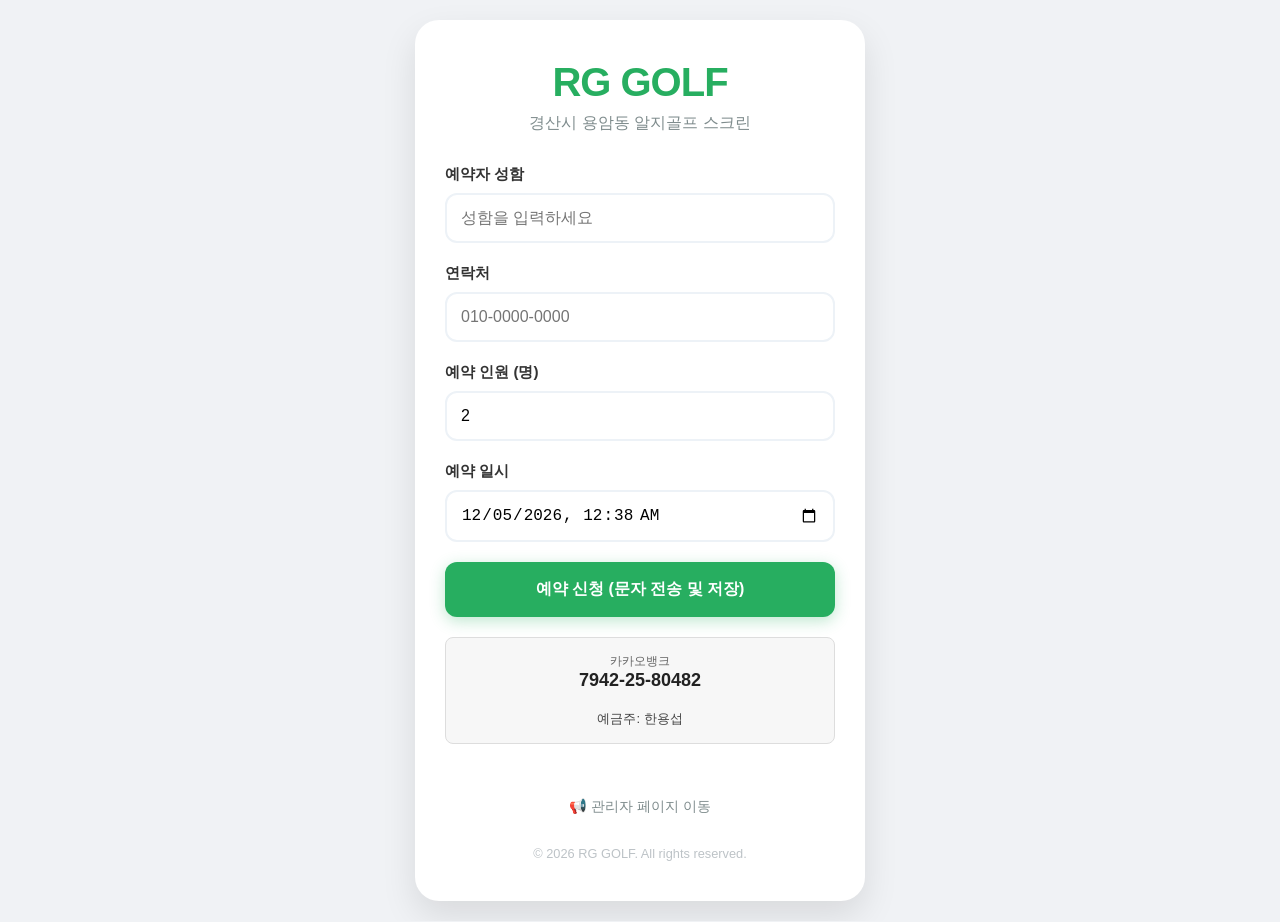
<file: index.html>
<!DOCTYPE html>
<html lang="ko">
<head>
    <meta charset="UTF-8">
    <meta name="viewport" content="width=device-width, initial-scale=1.0">
    <meta http-equiv="Cache-Control" content="no-cache, no-store, must-revalidate">
    <title>알지골프 - 실시간 예약 시스템</title>
    <link rel="stylesheet" href="style.css?v=20260714">
</head>
<body>
    <div class="booking-container">
        <header>
            <h1>RG GOLF</h1>
            <p>경산시 용암동 알지골프 스크린</p>
        </header>

        <section class="booking-form">
            <div class="input-group">
                <label for="userName">예약자 성함</label>
                <input type="text" id="userName" placeholder="성함을 입력하세요" required>
            </div>
            <div class="input-group">
                <label for="userPhone">연락처</label>
                <input type="tel" id="userPhone" placeholder="010-0000-0000" required>
            </div>
            <div class="input-group">
                <label for="userCount">예약 인원 (명)</label>
                <input type="number" id="userCount" min="1" max="20" value="2" required>
            </div>
            <div class="input-group">
                <label for="bookingTime">예약 일시</label>
                <input type="datetime-local" id="bookingTime" required>
            </div>
            
            <div class="button-group">
                <button type="button" onclick="handleBooking()" class="btn-primary" style="width:100%; padding:15px; font-size:16px; font-weight:bold; cursor:pointer;">
                    예약 신청 (문자 전송 및 저장)
                </button>
            </div>

            <div class="account-box" style="margin-top:20px; background:#f7f7f7; padding:15px; border-radius:8px; border:1px solid #ddd; text-align:center;">
                <span class="bank-label" style="display:block; font-size:12px; color:#666;">카카오뱅크</span>
                <strong id="accountNum" style="font-size:18px; color:#222;">7942-25-80482</strong><br>
                <span class="account-holder" style="font-size:13px; color:#444;">예금주: 한용섭</span>
            </div>

            <a id="hiddenTelLink" href="tel:0538178800" style="display:none;"></a>
            
            <br>
            <a href="admin.html" class="btn-admin-link">📢 관리자 페이지 이동</a>
        </section>

        <footer>
            <p>© 2026 RG GOLF. All rights reserved.</p>
        </footer>
    </div>

    <!-- 모달 창 -->
    <div id="modal" class="modal-overlay" style="display:none;">
        <div class="modal-content">
            <div class="modal-header">
                <h3 style="margin-top:0;">예약 신청 확인</h3>
            </div>
            <div class="modal-body">
                <p class="status-msg">신청이 접수되었습니다.<br>확정을 위해 입금해 주시거나<br>아래 버튼을 눌러 문자를 발송해주세요.</p>
                
                <div class="account-box">
                    <span class="bank-label" style="display:block; font-size:12px; color:#666;">카카오뱅크</span>
                    <strong style="font-size:18px; color:#222;">7942-25-80482</strong><br>
                    <span class="account-holder" style="font-size:13px; color:#444;">예금주: 한용섭</span>
                </div>
                
                <div class="price-info">
                    <span>이용 금액(기본):</span>
                    <strong class="price">20,000원</strong>
                </div>

                <div class="button-group">
                    <button onclick="copyAccount()" class="btn-action copy">사전입금 및 문자발송</button>
                    <button onclick="handleLaterPay()" class="btn-action later">나중에 입금 (사후결제)</button>
                    <button onclick="closeModal()" class="btn-action close">창 닫기</button>
                </div>
            </div>
        </div>
    </div>

    <script src="script.js?v=20260714"></script>
</body>
</html>
</file>
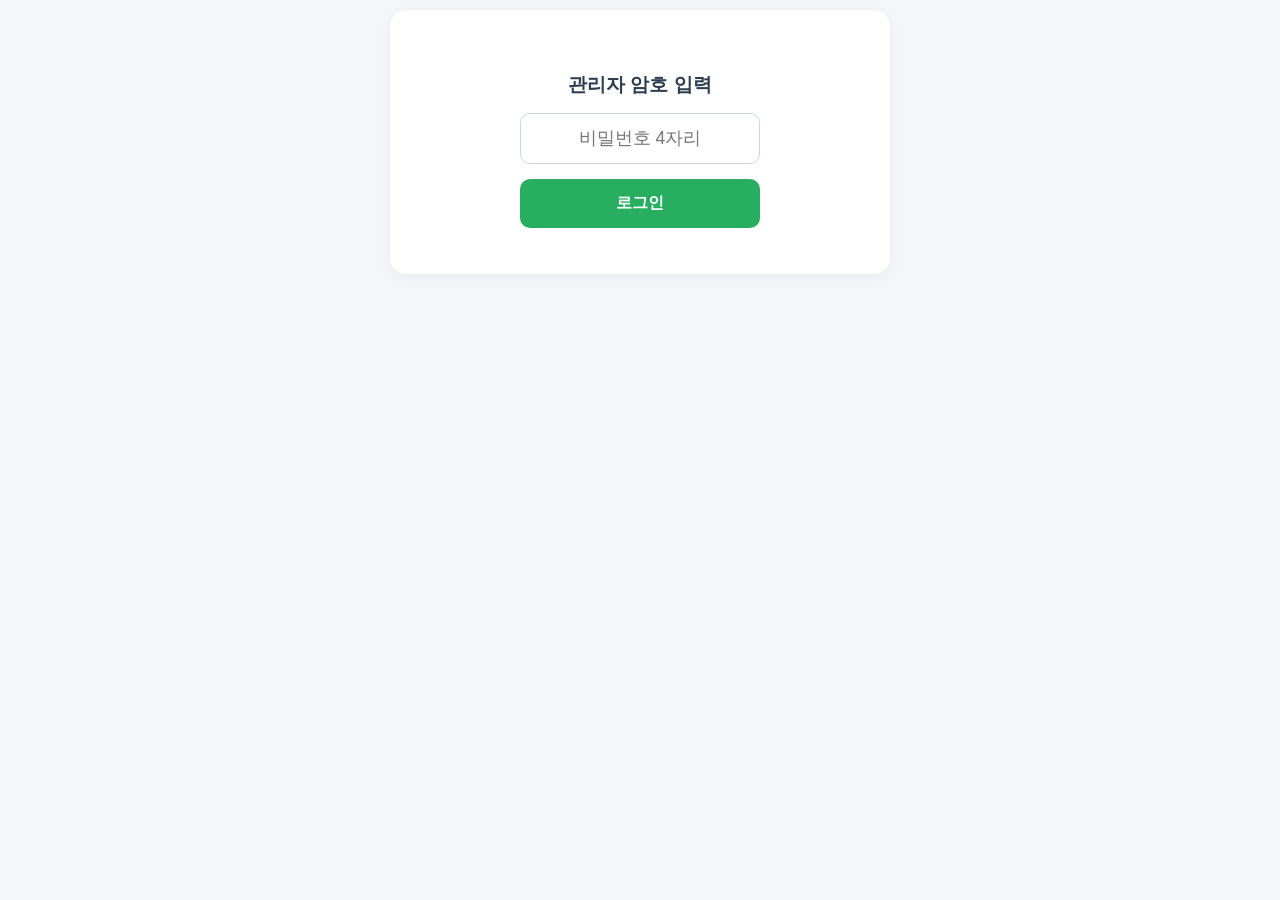
<file: admin.html>
<!DOCTYPE html>
<html lang="ko">
<head>
    <meta charset="UTF-8">
    <link rel="icon" href="data:;base64,iVBORw0KGgoAAAANSUhEUgAAAAEAAAABCAYAAAAfFcSJAAAADUlEQVR42mNk+M9QDwADhgGAWjR9awAAAABJRU5ErkJggg==">
    <meta name="viewport" content="width=device-width, initial-scale=1.0, maximum-scale=1.0, user-scalable=no">
    <meta http-equiv="Cache-Control" content="no-cache, no-store, must-revalidate">
    <meta http-equiv="Pragma" content="no-cache">
    <meta http-equiv="Expires" content="0">
    <title>알지골프 - 구글시트 관리자 시스템</title>
    <style>
        * { box-sizing: border-box; }
        body { 
            font-family: -apple-system, BlinkMacSystemFont, 'Apple SD Gothic Neo', 'Malgun Gothic', sans-serif; 
            background: #f5f6fa; 
            margin: 0; 
            padding: 10px; 
            color: #2c3e50;
        }
        .admin-wrap { 
            max-width: 500px; 
            margin: 0 auto; 
            background: white; 
            padding: 16px; 
            border-radius: 16px; 
            box-shadow: 0 4px 15px rgba(0,0,0,0.05); 
        }
        h1 { 
            color: #2c3e50; 
            font-size: 1.25rem; 
            text-align: center; 
            margin: 10px 0 20px 0; 
            border-bottom: 2px solid #27ae60; 
            padding-bottom: 10px; 
        }
        
        #loginBox { text-align: center; padding: 30px 10px; }
        #loginBox h2 { font-size: 1.2rem; margin-bottom: 15px; }
        #loginBox input { 
            padding: 14px; 
            font-size: 1.1rem; 
            width: 100%; 
            max-width: 240px; 
            border-radius: 10px; 
            border: 1px solid #cbd5e0; 
            text-align: center; 
            margin-bottom: 15px; 
        }
        #loginBox button { 
            background: #27ae60; 
            color: white; 
            border: none; 
            padding: 14px; 
            width: 100%;
            max-width: 240px;
            border-radius: 10px; 
            font-weight: bold; 
            font-size: 1rem;
            cursor: pointer; 
        }
        
        #mainDashboard { display: none; }
        
        .insert-box { 
            background: #e8f4fd; 
            padding: 14px; 
            border-radius: 12px; 
            margin-bottom: 15px; 
            display: flex; 
            flex-direction: column; 
            gap: 10px; 
            border: 1px solid #bee3f8; 
        }
        .insert-box h3 { margin: 0 0 5px 0; font-size: 0.95rem; color: #2b6cb0; }
        .form-grid { display: flex; flex-direction: column; gap: 8px; }
        .form-row { display: flex; gap: 8px; }
        .form-row input, .form-row select { flex: 1; min-width: 0; }
        
        input[type="date"], input[type="text"], input[type="tel"], select { 
            width: 100%;
            padding: 12px; 
            border: 1px solid #cbd5e0; 
            border-radius: 8px; 
            font-size: 0.9rem; 
            background-color: #fff;
            -webkit-appearance: none;
        }

        .btn-insert { 
            background: #2b6cb0; 
            color: white; 
            border: none; 
            padding: 14px; 
            border-radius: 8px; 
            cursor: pointer; 
            font-weight: bold; 
            font-size: 0.95rem; 
            margin-top: 4px;
        }

        .settlement-box { background: #fff3cd; padding: 14px; border-radius: 12px; margin-bottom: 15px; border-left: 4px solid #ffc107; }
        .settlement-box h3 { margin: 0 0 10px 0; font-size: 0.95rem; color: #856404; }
        .settlement-controls { display: flex; gap: 8px; }
        .btn-settlement { flex: 1; background: #28a745; color: white; border: none; padding: 10px; border-radius: 8px; cursor: pointer; font-weight: bold; font-size: 0.85rem; }
        .last-settlement-info { background: #f0f0f0; padding: 8px 10px; border-radius: 6px; margin-top: 8px; font-size: 0.8rem; color: #333; }

        .filter-box { background: #edf2f7; padding: 14px; border-radius: 12px; margin-bottom: 15px; display: flex; flex-direction: column; gap: 10px; }
        .date-inputs { display: flex; align-items: center; gap: 6px; }
        .date-inputs label { font-size: 0.8rem; font-weight: bold; color: #4a5568; white-space: nowrap; }
        .date-inputs input[type="date"] { flex: 1; padding: 10px; font-size: 0.85rem; }
        
        .btn-search { background: #27ae60; color: white; border: none; padding: 12px; border-radius: 8px; cursor: pointer; font-weight: bold; font-size: 0.95rem; width: 100%; }
        
        .counter-box { display: flex; justify-content: space-between; background: #f8f9fa; padding: 10px 12px; border-radius: 8px; margin: 10px 0; font-size: 0.85rem; border: 1px dashed #cbd5e0; }
        .counter-item { font-weight: bold; color: #2d3748; }
        .counter-item span { color: #e53e3e; font-size: 1rem; }
        .counter-item .total-people { color: #2b6cb0; font-size: 1rem; }
        
        .card-list { display: flex; flex-direction: column; gap: 10px; }
        .card { background: #fff; border: 1px solid #e1e8ed; padding: 12px 14px; border-radius: 10px; box-shadow: 0 2px 5px rgba(0,0,0,0.02); }
        .card.settled { border-left: 4px solid #28a745; background: #f0fdf4; }
        .card-header { display: flex; justify-content: space-between; font-weight: bold; border-bottom: 1px solid #f1f2f6; padding-bottom: 6px; margin-bottom: 6px; font-size: 0.9rem; }
        .card-time { color: #27ae60; }
        .card-body p { margin: 6px 0; font-size: 0.88rem; }
        
        .controls { display: flex; gap: 6px; margin-top: 8px; padding-top: 8px; border-top: 1px dashed #edf2f7; }
        .btn-sms { background: #f39c12; color: white; border: none; padding: 8px; border-radius: 6px; cursor: pointer; font-size: 0.8rem; font-weight: bold; width: 100%; }
        
        .btn-back { display: block; text-align: center; margin-top: 20px; color: #95a5a6; text-decoration: none; font-size: 0.85rem; padding: 10px; }
        .btn-excel { background: #1f7246; color: white; border: none; padding: 12px; border-radius: 8px; cursor: pointer; font-weight: bold; font-size: 0.9rem; width: 100%; margin-bottom: 12px; }
        .btn-sheet-view { background: #4285F4; color: white; border: none; padding: 12px; border-radius: 8px; cursor: pointer; font-weight: bold; font-size: 0.9rem; width: 100%; margin-bottom: 12px; }
        
        .settlement-records-box { background: #f8f9fa; padding: 12px; border-radius: 12px; margin-bottom: 15px; border: 1px solid #dee2e6; }
        .settlement-records-box h3 { margin: 0 0 8px 0; font-size: 0.9rem; color: #343a40; }
        .settlement-record-card { background: white; border: 1px solid #dee2e6; border-left: 4px solid #28a745; border-radius: 8px; padding: 10px; margin-bottom: 6px; font-size: 0.8rem; }
        .sr-row { display: flex; justify-content: space-between; margin-bottom: 4px; align-items: center; }
        .sr-label { color: #666; }
        .sr-value { font-weight: bold; color: #2d3748; }
    </style>
</head>
<body>

<div class="admin-wrap">
    <!-- 로그인 박스 -->
    <div id="loginBox">
        <h2>관리자 암호 입력</h2>
        <input type="password" id="adminPassword" placeholder="비밀번호 4자리" maxlength="4" pattern="\d*">
        <br>
        <button onclick="checkPassword()">로그인</button>
    </div>

    <!-- 대시보드 메인 -->
    <div id="mainDashboard">
        <h1>알지골프 예약 관리자</h1>
        
        <!-- 수동 데이터 추가 입력 -->
        <div class="insert-box">
            <h3>➕ 누락 예약 수동 등록 (구글시트 저장)</h3>
            <div class="form-grid">
                <div class="form-row">
                    <input type="text" id="insName" placeholder="예약자명">
                    <input type="tel" id="insPhone" placeholder="연락처(숫자만)">
                </div>
                <div class="form-row">
                    <input type="date" id="insDate">
                    <input type="text" id="insTime" placeholder="시간 (예: 14:30)">
                </div>
                <div class="form-row">
                    <input type="text" id="insCount" placeholder="인원수 (예: 4)">
                    <select id="insStatus">
                        <option value="대기중">대기중</option>
                        <option value="예약확정">예약확정</option>
                        <option value="미입금">미입금</option>
                        <option value="취소건">취소건</option>
                        <option value="정산완료">정산완료</option>
                    </select>
                </div>
            </div>
            <button onclick="insertReservationToSheet()" id="btnInsertSubmit" class="btn-insert">구글 시트에 즉시 저장</button>
        </div>

        <!-- 정산 관리 -->
        <div class="settlement-box">
            <h3>💰 게임비 정산 관리</h3>
            <div class="settlement-controls">
                <button onclick="openSettlementModal()" class="btn-settlement">📋 정산완료 기록</button>
                <button onclick="resetSettlementDate()" class="btn-settlement" style="background: #dc3545;">🔄 초기화</button>
            </div>
            <div id="settlementInfo" class="last-settlement-info">
                최근 정산: <span id="lastSettlementDate" style="font-weight: bold; color: #28a745;">기록 없음</span>
            </div>
        </div>

        <!-- 정산 내역 -->
        <div class="settlement-records-box">
            <h3>📑 최근 정산 내역</h3>
            <div id="settlementRecordsList"><p style="text-align:center;color:#95a5a6;padding:10px;">기록 없음</p></div>
        </div>

        <!-- 데이터 검색 및 조회 -->
        <div class="filter-box">
            <div class="date-inputs">
                <label>시작</label>
                <input type="date" id="startDate">
                <label>종료</label>
                <input type="date" id="endDate">
            </div>
            <button onclick="fetchData()" class="btn-search">🔍 구글시트 조회</button>
            <button onclick="fetchDataAfterSettlement()" class="btn-search" style="background: #17a2b8;">📊 최근 정산 이후 조회</button>
        </div>

        <!-- 카운터 표시 -->
        <div class="counter-box">
            <div class="counter-item">조회 건수: <span id="totalCount">0</span>건</div>
            <div class="counter-item">총 인원: <span id="totalPeople" class="total-people">0</span>명</div>
        </div>

        <button onclick="openGoogleSheet()" class="btn-sheet-view">📊 구글시트 보기</button>
        <button onclick="exportToExcel()" class="btn-excel">📥 현재 조회 목록 CSV 다운로드</button>

        <!-- 예약 카드 목록 -->
        <div class="card-list" id="dataList"></div>
        
        <a href="index.html" class="btn-back">⬅ 메인 예약화면 이동</a>
    </div>
</div>

<script>
    const GOOGLE_SHEET_URL = "https://script.google.com/macros/s/AKfycbxbvm2m3U9F1gmSee8gg-BMuApUDta1pLUoVQt9V6h0MipamOkPh71gqMQWCPGjqzF7bA/exec";
    // 구글 스프레드시트 원본 보기 주소 (필요시 실제 시트 주소로 교체 가능)
    const GOOGLE_SHEET_VIEW_URL = "https://docs.google.com/spreadsheets/d/1EEnOkCE1tUsroIRGY7UiQly93b0YA7Cn5YBELaGt5Z0/edit?gid=0#gid=0/";
    
    let currentFetchedData = []; 
    let cachedSheetData = []; 
    const BANK_ACCOUNT = "카카오뱅크 7942-25-80482 (예금주: 한용섭)";
    const SETTLEMENT_KEY = "lastSettlementDate";
    const SETTLEMENT_RECORDS_KEY = "settlementRecords";

    function getLocalDateStr(date) {
        const d = date || new Date();
        const yyyy = d.getFullYear();
        const mm = String(d.getMonth() + 1).padStart(2, '0');
        const dd = String(d.getDate()).padStart(2, '0');
        return `${yyyy}-${mm}-${dd}`;
    }

    function checkPassword() {
        const inputPw = document.getElementById('adminPassword').value;
        if (inputPw === "1806") {
            document.getElementById('loginBox').style.display = 'none';
            document.getElementById('mainDashboard').style.display = 'block';
            initDates();
            displayLastSettlementDate();
            displaySettlementRecords();
            fetchData(); 
        } else {
            alert("암호가 일치하지 않습니다.");
            document.getElementById('adminPassword').value = "";
        }
    }

    function initDates() {
        const today = new Date();
        const oneMonthAgo = new Date();
        oneMonthAgo.setMonth(today.getMonth() - 1);

        document.getElementById('endDate').valueAsDate = today;
        document.getElementById('startDate').valueAsDate = oneMonthAgo;
        document.getElementById('insDate').valueAsDate = today; 
    }

    function fetchData() {
        const start = document.getElementById('startDate').value;
        const end = document.getElementById('endDate').value;

        if (!start || !end) {
            alert("조회 날짜를 선택해주세요.");
            return;
        }

        const callbackName = 'jsonp_callback_' + Math.round(100000 * Math.random());
        
        window[callbackName] = function(data) {
            delete window[callbackName];
            const scriptEl = document.getElementById(callbackName);
            if (scriptEl) scriptEl.remove();

            try {
                cachedSheetData = Array.isArray(data) ? data : [];
                processAndRenderData(start, end, cachedSheetData);
            } catch (error) {
                console.error("데이터 파싱 실패:", error);
                alert("데이터 분석 중 오류가 발생했습니다.");
            }
        };

        const script = document.createElement('script');
        script.id = callbackName;
        script.src = `${GOOGLE_SHEET_URL}?callback=${callbackName}&_=${Date.now()}`;
        script.onerror = function() {
            delete window[callbackName];
            script.remove();
            alert("구글시트 데이터를 불러오지 못했습니다. GAS 배포 상태를 확인해주세요.");
        };

        document.body.appendChild(script);
    }

    function processAndRenderData(start, end, rawData) {
        const parsedData = rawData.map(item => {
            let name = item.name || item.Name || item["예약자명"] || item["이름"] || "무명";
            let phone = item.phone || item.Phone || item["연락처"] || item["전화번호"] || "-";
            let timeStr = item.time || item.Time || item.createdAt || item["시간"] || "";
            let count = item.count || item.Count || item["인원수"] || item["인원"] || "1명";
            let status = item.status || item.Status || item["상태"] || "대기중";

            let datePart = "";
            if (timeStr) {
                let match = String(timeStr).match(/\d{4}-\d{2}-\d{2}/);
                datePart = match ? match[0] : (String(timeStr).substring(0, 10));
            }
            if (!datePart || datePart.length < 10) {
                datePart = item.createdAt ? String(item.createdAt).substring(0, 10) : getLocalDateStr();
            }

            return {
                name: name,
                phone: phone,
                time: timeStr || datePart,
                count: count,
                status: status,
                createdAt: datePart
            };
        });

        const filteredData = parsedData.filter(item => item.createdAt >= start && item.createdAt <= end);
        filteredData.sort((a, b) => new Date(String(b.time).replace(/-/g, '/')) - new Date(String(a.time).replace(/-/g, '/')));
        
        currentFetchedData = filteredData;
        renderList(filteredData);
    }

    async function insertReservationToSheet() {
        const name = document.getElementById('insName').value.trim();
        const phone = document.getElementById('insPhone').value.trim();
        const time = document.getElementById('insTime').value.trim();
        let count = document.getElementById('insCount').value.trim();
        const status = document.getElementById('insStatus').value;
        const dateVal = document.getElementById('insDate').value;

        if (!name || !phone || !time || !count || !dateVal) {
            alert("모든 빈칸 항목을 입력해주세요.");
            return;
        }

        if (!count.includes('명')) count = count + "명";

        const btn = document.getElementById('btnInsertSubmit');
        btn.disabled = true;
        btn.innerText = "전송 중...";

        const payload = {
            name: name,
            phone: phone.replace(/[^0-9]/g, ''),
            count: count,
            time: `${dateVal} ${time}`,
            status: status,
            createdAt: new Date().toISOString()
        };

        try {
            await fetch(GOOGLE_SHEET_URL, {
                method: "POST",
                mode: "no-cors",
                headers: { "Content-Type": "application/json" },
                body: JSON.stringify(payload)
            });

            alert(`[${name}]님 예약 자료 전송 완료!`);
            document.getElementById('insName').value = "";
            document.getElementById('insPhone').value = "";
            document.getElementById('insTime').value = "";
            document.getElementById('insCount').value = "";
            
            setTimeout(() => { fetchData(); }, 1000);
        } catch (error) {
            alert("구글 시트 전송 실패: " + error.message);
        } finally {
            btn.disabled = false;
            btn.innerText = "구글 시트에 즉시 저장";
        }
    }

    function renderList(data) {
        const container = document.getElementById('dataList');
        container.innerHTML = "";
        
        document.getElementById('totalCount').innerText = data.length;

        let totalPeopleSum = 0;
        data.forEach(item => {
            if (item.count) {
                const num = parseInt(item.count.toString().replace(/[^0-9]/g, ""), 10);
                if (!isNaN(num)) totalPeopleSum += num;
            }
        });
        document.getElementById('totalPeople').innerText = totalPeopleSum;

        if (data.length === 0) {
            container.innerHTML = "<p style='text-align:center;color:#95a5a6;padding:30px;font-size:0.9rem;'>조회 조건에 해당하는 내역이 없습니다.</p>";
            return;
        }

        data.forEach(item => {
            const isSettled = item.status === "정산완료";
            const cardClass = isSettled ? "card settled" : "card";
            const statusBadge = isSettled 
                ? `<span style="background:#28a745; color:white; padding:2px 6px; border-radius:4px; font-size:0.75rem;">✅ 정산완료</span>` 
                : `<span style="font-weight:bold; color:#2b6cb0;">[${item.status}]</span>`;
            
            container.innerHTML += `
                <div class="${cardClass}">
                    <div class="card-header">
                        <span class="card-time">⏰ ${item.time}</span>
                        ${statusBadge}
                    </div>
                    <div class="card-body">
                        <p><strong>예약자:</strong> ${item.name} (${item.count})</p>
                        <p><strong>연락처:</strong> <a href="tel:${item.phone}" style="color:#2980b9; text-decoration:none;">${item.phone}</a></p>
                        <div class="controls">
                            <button onclick="sendUnpaidSms('${item.name}', '${item.phone}')" class="btn-sms">💬 미입금 안내 문자 발송</button>
                        </div>
                    </div>
                </div>
            `;
        });
    }

    function sendUnpaidSms(name, phone) {
        const message = `[알지골프] 안녕하세요 ${name}님, 예약 건에 대해 입금 확인 부탁드립니다.\n■ 계좌: ${BANK_ACCOUNT}`;
        window.location.href = `sms:${phone}?body=${encodeURIComponent(message)}`;
    }

    function openGoogleSheet() {
        window.open(GOOGLE_SHEET_VIEW_URL, '_blank');
    }

    function exportToExcel() {
        if (currentFetchedData.length === 0) {
            alert("다운로드할 데이터가 없습니다.");
            return;
        }

        let csvContent = "\uFEFF예약일시,상태,예약자명,인원수,연락처\n";
        currentFetchedData.forEach(item => {
            csvContent += `"${item.time}","${item.status}","${item.name}","${item.count}","${item.phone}"\n`;
        });

        const blob = new Blob([csvContent], { type: "text/csv;charset=utf-8;" });
        const link = document.createElement("a");
        link.href = URL.createObjectURL(blob);
        link.download = `알지골프_예약목록_${document.getElementById('startDate').value}_to_${document.getElementById('endDate').value}.csv`;
        link.click();
    }

    function displayLastSettlementDate() {
        const lastDate = localStorage.getItem(SETTLEMENT_KEY);
        const display = document.getElementById('lastSettlementDate');
        if (lastDate) {
            display.innerText = `${lastDate} 정산`;
            display.style.color = '#28a745';
        } else {
            display.innerText = '기록 없음';
            display.style.color = '#e53e3e';
        }
    }

    function displaySettlementRecords() {
        const records = JSON.parse(localStorage.getItem(SETTLEMENT_RECORDS_KEY) || "[]");
        const container = document.getElementById('settlementRecordsList');
        if (!container) return;

        if (records.length === 0) {
            container.innerHTML = '<p style="text-align:center;color:#95a5a6;padding:10px;font-size:0.8rem;">기록 없음</p>';
            return;
        }

        const reversed = [...records].reverse();
        container.innerHTML = reversed.map((r, i) => `
            <div class="settlement-record-card">
                <div class="sr-row"><span class="sr-label">기간</span><span class="sr-value">${r.startDate} ~ ${r.endDate}</span></div>
                <div class="sr-row"><span class="sr-label">인원/금액</span><span class="sr-value" style="color:#28a745;">${r.people}명 (${Number(r.amount).toLocaleString()}원)</span></div>
            </div>
        `).join('');
    }

    function resetSettlementDate() {
        if (confirm("정산 기록을 초기화하시겠습니까?")) {
            localStorage.removeItem(SETTLEMENT_KEY);
            localStorage.removeItem(SETTLEMENT_RECORDS_KEY);
            displayLastSettlementDate();
            displaySettlementRecords();
            fetchData();
        }
    }

    function fetchDataAfterSettlement() {
        const lastDate = localStorage.getItem(SETTLEMENT_KEY);
        if (!lastDate) {
            alert("정산 기록이 없습니다.");
            return;
        }
        document.getElementById('startDate').value = lastDate;
        document.getElementById('endDate').value = getLocalDateStr();
        fetchData();
    }
</script>
</body>
</html>
</file>
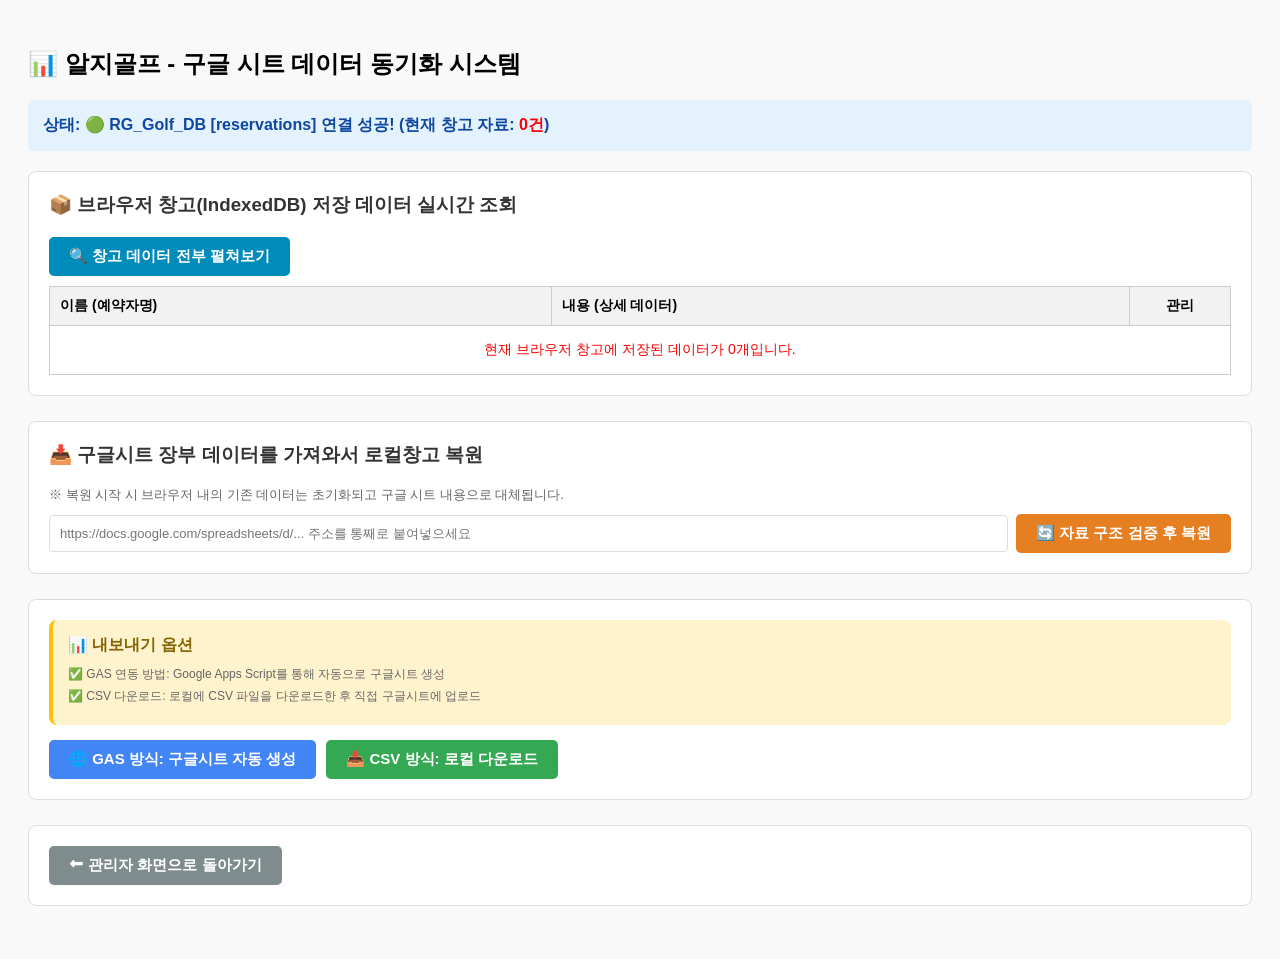
<file: firebase_link.html>
<!DOCTYPE html>
<html lang="ko">
<head>
    <meta charset="UTF-8">
    <meta http-equiv="Cache-Control" content="no-cache, no-store, must-revalidate">
    <meta http-equiv="Pragma" content="no-cache">
    <meta http-equiv="Expires" content="0">
    <title>구글 시트 데이터 연동 관리자 도구</title>
    <style>
        body { font-family: 'Apple SD Gothic Neo', Arial, sans-serif; padding: 20px; background-color: #f9f9f9; }
        #status { padding: 15px; border-radius: 5px; background-color: #e3f2fd; color: #0d47a1; font-weight: bold; margin-bottom: 20px; }
        .btn-action { padding: 10px 20px; font-size: 15px; font-weight: bold; color: white; border: none; border-radius: 5px; cursor: pointer; }
        .btn-view { background-color: #008cba; }
        .btn-import { background-color: #e67e22; }
        .btn-export { background-color: #4285F4; }
        .btn-back { background-color: #7f8c8d; text-decoration: none; display: inline-block; text-align: center; }
        button:disabled { opacity: 0.6; cursor: not-allowed; }
        
        .box-container { margin-bottom: 25px; background: #fff; padding: 20px; border: 1px solid #ddd; border-radius: 8px; }
        table { width: 100%; border-collapse: collapse; text-align: left; font-size: 14px; margin-top: 10px; }
        th, td { padding: 10px; border: 1px solid #ccc; }
        th { background-color: #f2f2f2; }
        
        .flex-inputs { display: flex; gap: 8px; margin-top: 10px; align-items: center; }
        input[type="text"] { flex: 1; padding: 10px; border: 1px solid #ddd; border-radius: 4px; font-size: 13px; box-sizing: border-box; }
        
        .export-option { background: #fff3cd; padding: 15px; border-radius: 8px; margin-bottom: 15px; border-left: 4px solid #ffc107; }
        .export-option h4 { margin: 0 0 10px 0; color: #856404; }
        .export-option p { margin: 5px 0; font-size: 13px; color: #333; }
        .export-buttons { display: flex; gap: 10px; flex-wrap: wrap; }
    </style>
</head>
<body>

    <h2>📊 알지골프 - 구글 시트 데이터 동기화 시스템</h2>
    <div id="status">상태: RG_Golf_DB 데이터베이스 연결 중...</div>
    
    <div class="box-container">
        <h3 style="margin-top:0; color: #333;">📦 브라우저 창고(IndexedDB) 저장 데이터 실시간 조회</h3>
        <button id="btn-view-db" class="btn-action btn-view">🔍 창고 데이터 전부 펼쳐보기</button>
        
        <div style="overflow-x: auto;">
            <table>
                <thead>
                    <tr>
                        <th>이름 (예약자명)</th>
                        <th>내용 (상세 데이터)</th>
                        <th style="width: 80px; text-align: center;">관리</th>
                    </tr>
                </thead>
                <tbody id="db-list-tbody">
                    <tr>
                        <td colspan="3" style="padding: 15px; text-align: center; color: #999;">창고 연결 후 자동으로 로컬 데이터가 로드됩니다.</td>
                    </tr>
                </tbody>
            </table>
        </div>
    </div>

    <div class="box-container">
        <h3 style="margin-top:0; color: #333;">📥 구글시트 장부 데이터를 가져와서 로컬창고 복원</h3>
        <p style="margin: 0; font-size: 13px; color: #666;">※ 복원 시작 시 브라우저 내의 기존 데이터는 초기화되고 구글 시트 내용으로 대체됩니다.</p>
        <div class="flex-inputs">
            <input type="text" id="input-sheet-url" placeholder="https://docs.google.com/spreadsheets/d/... 주소를 통째로 붙여넣으세요">
            <button id="btn-import-sheet" class="btn-action btn-import">🔄 자료 구조 검증 후 복원</button>
        </div>
    </div>

    <div class="box-container">
        <div class="export-option">
            <h4>📊 내보내기 옵션</h4>
            <p style="margin: 0; font-size: 12px; color: #666;">✅ GAS 연동 방법: Google Apps Script를 통해 자동으로 구글시트 생성</p>
            <p style="margin: 5px 0; font-size: 12px; color: #666;">✅ CSV 다운로드: 로컬에 CSV 파일을 다운로드한 후 직접 구글시트에 업로드</p>
        </div>
        <div class="export-buttons" style="display: flex; gap: 10px;">
            <button id="btn-google-open" class="btn-action btn-export">🌐 GAS 방식: 구글시트 자동 생성</button>
            <button id="btn-csv-export" class="btn-action btn-export" style="background-color: #34A853;">📥 CSV 방식: 로컬 다운로드</button>
        </div>
    </div>
    
    <div class="box-container">
        <a href="admin.html" class="btn-action btn-back">⬅ 관리자 화면으로 돌아가기</a>
    </div>

    <script type="module">
        // 🔥 Google Apps Script 웹 앱 URL
        const googleScriptUrl = "https://script.google.com/macros/s/AKfycbyBmq3ePMStEDy9pKiJELdXLnG0ulYwUBsNHFNUAwDODSQQphOnhzaBo1meUSqhpiKEYg/exec";

        const statusDiv = document.getElementById("status");
        const tbody = document.getElementById("db-list-tbody");
        let idb = null;

        // 📦 IndexedDB 초기화 및 커넥션 연결
        const dbRequest = indexedDB.open("RG_Golf_DB");
        dbRequest.onupgradeneeded = function(e) {
            let database = e.target.result;
            if (!database.objectStoreNames.contains("reservations")) {
                database.createObjectStore("reservations", { keyPath: "id" });
            }
        };
        dbRequest.onsuccess = function(e) {
            idb = e.target.result;
            setTimeout(() => { checkDatabaseCount(); viewIndexedDBData(); }, 200);
        };
        dbRequest.onerror = function() {
            statusDiv.innerHTML = "상태: ❌ 실제 RG_Golf_DB 보관함을 열지 못했습니다.";
        };

        // 로컬 창고 데이터 개수 확인 표시
        function checkDatabaseCount() {
            if (!idb) return;
            try {
                const transaction = idb.transaction(["reservations"], "readonly");
                const store = transaction.objectStore("reservations");
                const countRequest = store.count();
                countRequest.onsuccess = function() {
                    statusDiv.innerHTML = `상태: 🟢 <b>RG_Golf_DB [reservations]</b> 연결 성공! (현재 창고 자료: <span style="color:red; font-size:16px;">${countRequest.result}건</span>)`;
                };
            } catch (err) { console.error(err); }
        }

        // 창고 데이터 테이블 렌더링 함수
        function viewIndexedDBData() {
            if (!idb) return;
            try {
                const transaction = idb.transaction(["reservations"], "readonly");
                const store = transaction.objectStore("reservations");
                const request = store.getAll(); 
                request.onsuccess = function(e) {
                    const items = e.target.result || [];
                    tbody.innerHTML = ""; 
                    if (items.length === 0) {
                        tbody.innerHTML = `<tr><td colspan="3" style="padding:15px; text-align:center; color:red;">현재 브라우저 창고에 저장된 데이터가 0개입니다.</td></tr>`;
                        return;
                    }
                    items.forEach(item => {
                        const tr = document.createElement("tr");
                        let currentName = item.name || "무명자료";
                        let displayContent = `📞연락처: ${item.phone || '-'} | 👥인원: ${item.count || '-'} | ⏰시간: ${item.time || '-'} | 💳상태: ${item.status || '-'}`;
                        
                        const tdName = document.createElement("td");
                        tdName.style.padding = "10px"; tdName.style.fontWeight = "bold";
                        tdName.innerText = currentName;

                        const tdContent = document.createElement("td");
                        tdContent.style.padding = "10px"; tdContent.style.color = "#333";
                        tdContent.innerText = displayContent;

                        const tdAction = document.createElement("td");
                        tdAction.style.padding = "10px"; tdAction.style.textAlign = "center";
                        
                        const delBtn = document.createElement("button");
                        delBtn.innerText = "삭제";
                        delBtn.style.cssText = "padding:4px 8px; background-color:#f44336; color:white; border:none; border-radius:3px; cursor:pointer; font-size:12px;";
                        delBtn.onclick = function() {
                            if (confirm(`[${currentName}] 데이터를 로컬창고에서 삭제하시겠습니까?`)) {
                                idb.transaction(["reservations"], "readwrite").objectStore("reservations").delete(item.id).onsuccess = function() {
                                    alert("삭제 완료되었습니다.");
                                    viewIndexedDBData();
                                    checkDatabaseCount();
                                    localStorage.setItem("db_updated_signal", Date.now());
                                };
                            }
                        };
                        tdAction.appendChild(delBtn);

                        tr.appendChild(tdName);
                        tr.appendChild(tdContent);
                        tr.appendChild(tdAction);
                        tbody.appendChild(tr);
                    });
                };
            } catch (err) { console.error(err); }
        }
        document.getElementById("btn-view-db").addEventListener("click", viewIndexedDBData);

        // 🌐 1. GAS 연동 방식: 구글시트로 표준 규격 내보내기
        async function exportAndOpenGoogleSheet() {
            if (!idb) return alert("데이터베이스가 연결되지 않았습니다.");
            try {
                const transaction = idb.transaction(["reservations"], "readonly");
                const store = transaction.objectStore("reservations");
                const request = store.getAll();
                request.onsuccess = function(e) {
                    const items = e.target.result || [];
                    if (items.length === 0) return alert("보낼 데이터가 없습니다.");
                    
                    const parsedRows = items.map(item => {
                        return {
                            id: item.id ? String(item.id).trim() : "ID_" + Math.floor(Math.random() * 100000),
                            name: item.name ? String(item.name).trim() : "무명자료",
                            phone: item.phone ? String(item.phone).replace(/[^0-9]/g, '') : "",
                            count: item.count ? String(item.count).trim() : "1명",
                            time: item.time ? String(item.time).trim() : "",
                            status: item.status ? String(item.status).trim() : "대기",
                            createdAt: item.createdAt ? String(item.createdAt).substring(0, 10) : new Date().toISOString().substring(0, 10)
                        };
                    });
                    
                    const openBtn = document.getElementById("btn-google-open");
                    openBtn.innerText = "⏳ 구글 시트 생성 및 이동 중...";
                    openBtn.disabled = true;

                    // 🔧 개선된 fetch 호출 (타임아웃 & 에러 핸들링 추가)
                    const controller = new AbortController();
                    const timeoutId = setTimeout(() => controller.abort(), 30000); // 30초 타임아웃

                    fetch(googleScriptUrl, {
                        method: "POST",
                        headers: { 
                            "Content-Type": "text/plain",
                        },
                        body: JSON.stringify({ action: "createGoogleSheet", csvData: parsedRows }),
                        signal: controller.signal
                    })
                    .then(res => {
                        clearTimeout(timeoutId);
                        if (!res.ok) throw new Error(`HTTP 오류: ${res.status}`);
                        return res.json();
                    })
                    .then(resultJson => {
                        if (resultJson.success && resultJson.sheetUrl) {
                            alert("✅ 표준 규격 구글 시트 생성이 완료되었습니다! 새 창에서 시트를 엽니다.");
                            window.open(resultJson.sheetUrl, "_blank");
                        } else { 
                            alert("구글 시트 생성 실패:\n" + (resultJson.error || JSON.stringify(resultJson))); 
                        }
                    })
                    .catch(err => {
                        clearTimeout(timeoutId);
                        if (err.name === 'AbortError') {
                            alert("❌ 요청 시간 초과 (30초)\n\nGAS 스크립트가 응답하지 않습니다.\n원인:\n1. Google Apps Script URL이 잘못됨\n2. GAS 스크립트가 배포되지 않음\n3. 네트워크 연결 문제\n\n해결방법:\n- URL 확인: script.google.com 콘솔에서 배포 확인\n- CSV 다운로드 방식 사용 권장");
                        } else {
                            alert("❌ 전송 에러: " + err.message + "\n\nCSV 다운로드 방식을 사용해주세요.");
                        }
                    })
                    .finally(() => {
                        openBtn.innerText = "🌐 GAS 방식: 구글시트 자동 생성";
                        openBtn.disabled = false;
                    });
                };
            } catch (err) { alert("창고 접근 실패: " + err.message); }
        }
        document.getElementById("btn-google-open").addEventListener("click", exportAndOpenGoogleSheet);

        // 📥 2. CSV 다운로드 방식: 로컬 파일로 다운로드
        async function exportToCSV() {
            if (!idb) return alert("데이터베이스가 연결되지 않았습니다.");
            try {
                const transaction = idb.transaction(["reservations"], "readonly");
                const store = transaction.objectStore("reservations");
                const request = store.getAll();
                
                request.onsuccess = function(e) {
                    const items = e.target.result || [];
                    if (items.length === 0) return alert("다운로드할 데이터가 없습니다.");
                    
                    // CSV 헤더
                    let csvContent = "예약일시,상태,예약자명,인원수,연락처\n";
                    
                    // 데이터 행
                    items.forEach(item => {
                        const row = [
                            `"${item.time || ''}"`,
                            `"${item.status || '대기'}"`,
                            `"${item.name || '무명'}"`,
                            `"${item.count || '1명'}"`,
                            `"${item.phone || '-'}"`
                        ].join(",");
                        csvContent += row + "\n";
                    });
                    
                    // BOM 추가 (한글 인코딩 보장)
                    const blob = new Blob(["\uFEFF" + csvContent], { type: "text/csv;charset=utf-8;" });
                    const link = document.createElement("a");
                    const url = URL.createObjectURL(blob);
                    
                    link.setAttribute("href", url);
                    link.setAttribute("download", `알지골프_예약리스트_${new Date().toISOString().substring(0, 10)}.csv`);
                    link.style.visibility = 'hidden';
                    document.body.appendChild(link);
                    link.click();
                    document.body.removeChild(link);
                    
                    alert("✅ CSV 파일이 다운로드되었습니다!\n\n다음 단계:\n1. Google Sheets 열기\n2. [파일] > [가져오기]\n3. CSV 파일 선택 후 업로드\n4. 임포트 완료!");
                };
            } catch (err) { alert("오류: " + err.message); }
        }
        document.getElementById("btn-csv-export").addEventListener("click", exportToCSV);

        // 📥 3. 구글시트 주소로부터 데이터를 덤프 받아와 로컬창고 복원
        async function importGoogleSheetToProgram() {
            const sheetUrl = document.getElementById("input-sheet-url").value.trim();
            if (!sheetUrl) return alert("구글 스프레드시트의 전체 주소(URL)를 입력해주세요.");
            if (!idb) return alert("데이터베이스 창고 연결을 확인할 수 없습니다.");
            
            if (!confirm("🚨 경고: 복원 시작 전 현재 창고(IndexedDB)의 기존 데이터를 완전히 싹 비우고, 구글 시트 장부 데이터로 새롭게 다시 채웁니다. 진행하시겠습니까?")) {
                return;
            }

            const importBtn = document.getElementById("btn-import-sheet");
            try {
                importBtn.innerText = "⏳ 창고 비우기 및 데이터 주입 중...";
                importBtn.disabled = true;

                const controller = new AbortController();
                const timeoutId = setTimeout(() => controller.abort(), 30000);

                const response = await fetch(googleScriptUrl, {
                    method: "POST",
                    headers: { "Content-Type": "text/plain" },
                    body: JSON.stringify({ action: "importFromGoogleSheet", sheetUrl: sheetUrl }),
                    signal: controller.signal
                });

                clearTimeout(timeoutId);
                if (!response.ok) throw new Error(`HTTP 오류: ${response.status}`);

                const resultJson = JSON.parse(await response.text());
                if (!resultJson.success || !resultJson.data) throw new Error(resultJson.message || "데이터 확인 실패");

                const transaction = idb.transaction(["reservations"], "readwrite");
                const store = transaction.objectStore("reservations");
                const clearRequest = store.clear();
                
                clearRequest.onsuccess = function() {
                    let importCount = 0;

                    resultJson.data.forEach(row => {
                        let source = (row.content && typeof row.content === 'object') ? row.content : row;
                        
                        let fName = source.name || source.Name || source["이름"] || "";
                        let fTime = source.time || source.Time || source["시간"] || "";
                        if (!fName || !fTime) return; 

                        let fId = source.id || source.Id || row.id || "";
                        fId = String(fId).trim();
                        if (!fId || fId === "undefined" || fId === "null") {
                            fId = "REG_" + Date.now() + "_" + Math.floor(Math.random() * 1000);
                        }

                        let fCreatedAt = source.createdAt || row.createdAt || "";
                        fCreatedAt = String(fCreatedAt).trim();
                        if (!fCreatedAt || fCreatedAt.length < 10) {
                            fCreatedAt = new Date().toISOString().substring(0, 10);
                        }

                        let fCount = source.count || "1명";

                        const verifiedObject = {
                            id: fId,
                            name: String(fName).trim(),
                            phone: String(source.phone || "").replace(/[^0-9]/g, ''), 
                            count: String(fCount).trim(),
                            time: String(fTime).trim(),
                            status: String(source.status || "대기").trim(),
                            createdAt: fCreatedAt
                        };
                        
                        store.put(verifiedObject);
                        importCount++;
                    });

                    transaction.oncomplete = function() {
                        alert(`🎉 기존 데이터 청소 완료 및 새 데이터 ${importCount}건 복원 성공!\n\n이제 조회 화면(admin.html)으로 돌아가시면 데이터가 실시간으로 반영되어 보입니다.`);
                        document.getElementById("input-sheet-url").value = "";
                        
                        localStorage.setItem("db_updated_signal", Date.now());
                        
                        viewIndexedDBData();
                        checkDatabaseCount();
                    };
                };

                clearRequest.onerror = function(e) {
                    throw new Error("창고를 비우는 중 오류가 발생했습니다: " + e.target.error.message);
                };

            } catch (error) { 
                if (error.name === 'AbortError') {
                    alert("❌ 요청 시간 초과 (30초)\n\nGAS 스크립트가 응답하지 않습니다.\n원인: 구글시트 URL이 잘못되었거나 GAS 스크립트 오류");
                } else {
                    alert("오류: " + error.message); 
                }
            } finally {
                importBtn.innerText = "🔄 자료 구조 검증 후 복원";
                importBtn.disabled = false;
            }
        }
        document.getElementById("btn-import-sheet").addEventListener("click", importGoogleSheetToProgram);
    </script>
</body>
</html>
</file>
<file: style.css>
* {
    margin: 0;
    padding: 0;
    box-sizing: border-box;
}

body {
    font-family: 'Apple SD Gothic Neo', 'Malgun Gothic', sans-serif;
    background-color: #f0f2f5;
    color: #333;
    display: flex;
    justify-content: center;
    align-items: center;
    min-height: 100vh;
    padding: 20px;
}

.booking-container {
    background: #ffffff;
    width: 100%;
    max-width: 450px;
    padding: 40px 30px;
    border-radius: 24px;
    box-shadow: 0 15px 35px rgba(0,0,0,0.1);
}

header {
    text-align: center;
    margin-bottom: 30px;
}

header h1 {
    font-size: 2.5rem;
    color: #27ae60;
    letter-spacing: -1px;
    margin-bottom: 8px;
}

header p { color: #7f8c8d; }

.input-group { margin-bottom: 20px; }

.input-group label {
    display: block;
    font-weight: 600;
    margin-bottom: 8px;
    font-size: 0.95rem;
}

.input-group input, .input-group select {
    width: 100%;
    padding: 14px;
    border: 2px solid #edf2f7;
    border-radius: 12px;
    font-size: 1rem;
    background-color: white;
}

.input-group input:focus {
    outline: none;
    border-color: #27ae60;
}

button, .btn-tel {
    width: 100%;
    height: 55px;
    border: none;
    border-radius: 12px;
    font-size: 1.1rem;
    font-weight: 700;
    cursor: pointer;
    display: flex;
    justify-content: center;
    align-items: center;
    text-decoration: none;
    transition: 0.2s;
}

.btn-primary {
    background: #27ae60;
    color: white;
    box-shadow: 0 4px 15px rgba(39, 174, 96, 0.3);
}

.btn-tel {
    background: #ffffff;
    color: #2980b9;
    border: 2px solid #2980b9;
    margin-top: 12px;
}

.btn-admin-link {
    display: block;
    text-align: center;
    margin-top: 20px;
    color: #7f8c8d;
    text-decoration: none;
    font-size: 0.9rem;
}

footer {
    margin-top: 30px;
    text-align: center;
    font-size: 0.8rem;
    color: #bdc3c7;
}

/* 모달 및 팝업 공통 */
.modal-overlay {
    display: none;
    position: fixed;
    top: 0; left: 0; width: 100%; height: 100%;
    background: rgba(0,0,0,0.7);
    backdrop-filter: blur(4px);
    justify-content: center;
    align-items: center;
    z-index: 1000;
}

.modal-content {
    background: white;
    width: 90%;
    max-width: 380px;
    border-radius: 20px;
    overflow: hidden;
}

.modal-header {
    background: #f8f9fa;
    padding: 20px;
    text-align: center;
}

.modal-body { padding: 25px; }

.status-msg { text-align: center; margin-bottom: 20px; line-height: 1.4; }

.account-box {
    background: #fee500;
    padding: 20px;
    border-radius: 15px;
    text-align: center;
    margin-bottom: 15px;
}

.bank-label { display: block; font-size: 0.8rem; color: #3c1e1e; }
#accountNum { display: block; font-size: 1.2rem; font-weight: 800; }

.price-info {
    display: flex;
    justify-content: space-between;
    padding: 10px 0;
    border-top: 1px dashed #ddd;
    margin-bottom: 20px;
}

.price { color: #e74c3c; }

.btn-action {
    width: 100%;
    padding: 12px;
    border-radius: 8px;
    font-weight: bold;
    margin-bottom: 8px;
    cursor: pointer;
}

.btn-action.copy { background: #3c1e1e; color: white; border:none; }
.btn-action.later { background: #f1f2f6; color: #57606f; border:none; }
.btn-action.close { background: transparent; color: #aaa; border:none; }
</file>
